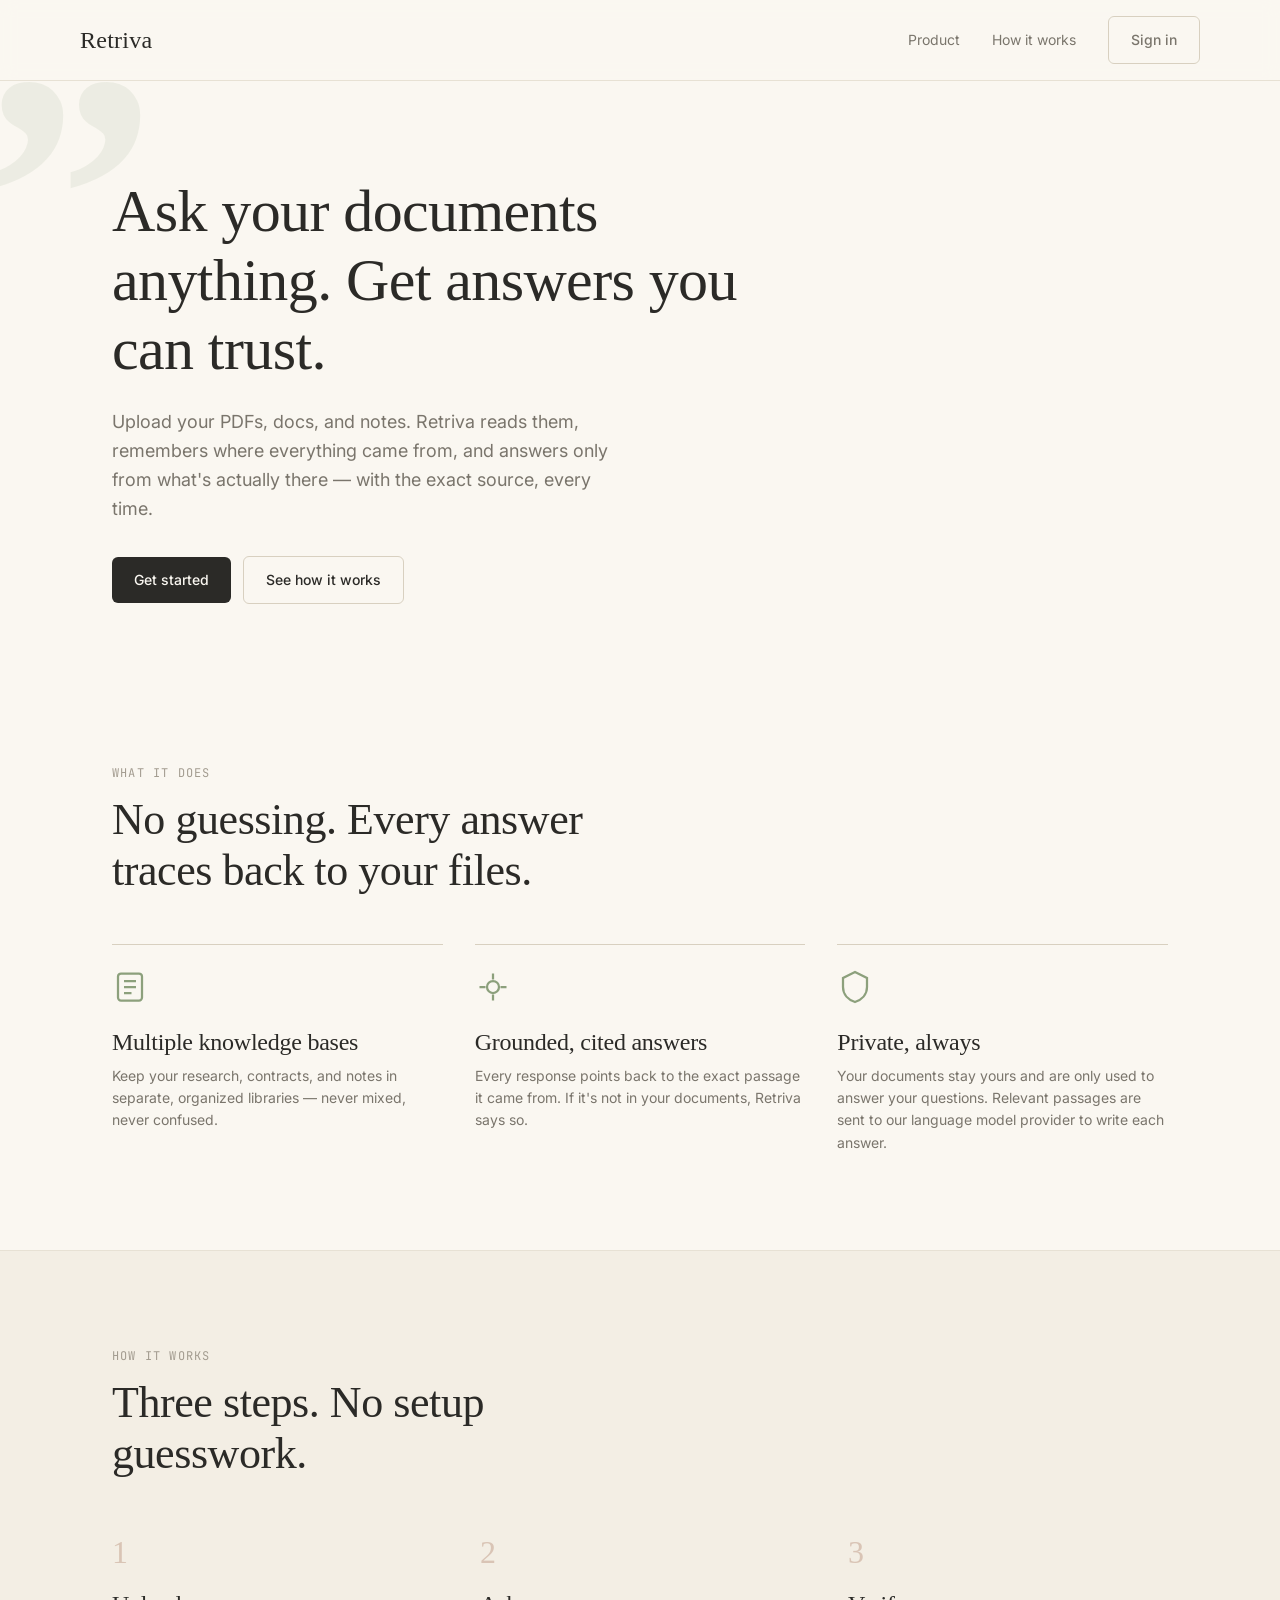
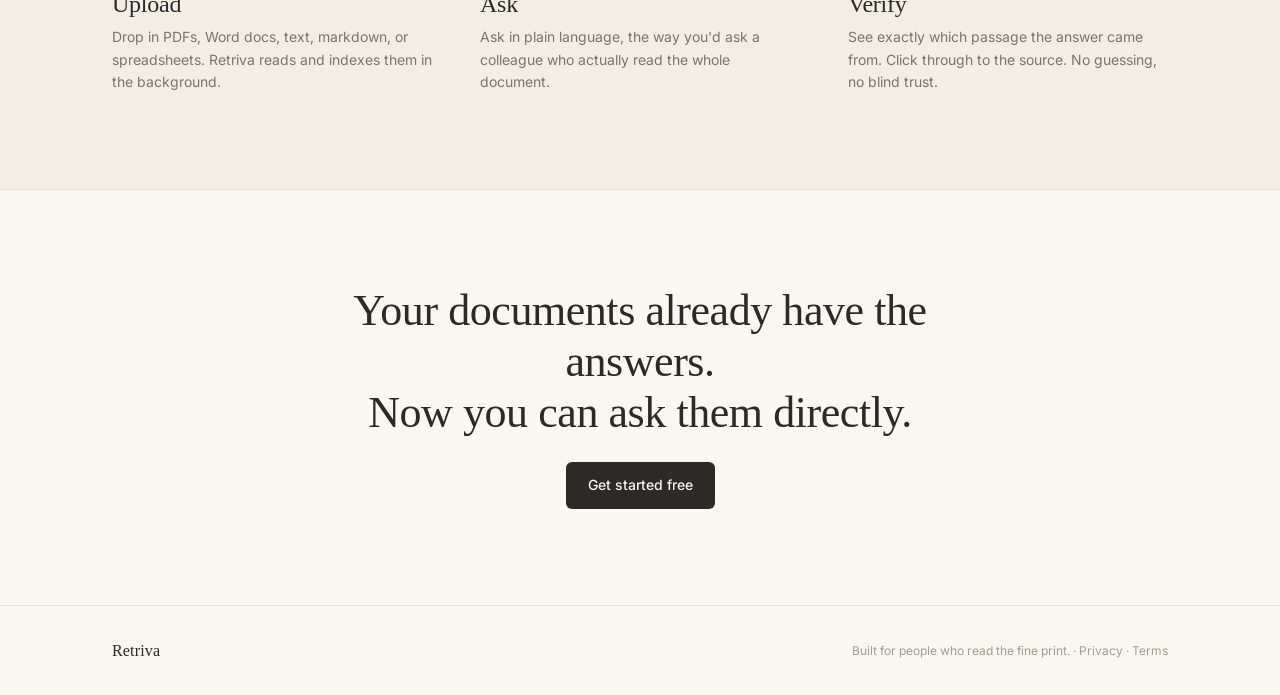
<file: frontend/index.html>
<!DOCTYPE html>
<html lang="en">
<head>
<meta charset="UTF-8" />
<meta name="viewport" content="width=device-width, initial-scale=1.0" />
<title>Retriva — Ask your documents anything</title>
<link rel="stylesheet" href="css/tokens.css" />
<link rel="stylesheet" href="css/landing.css" />
</head>
<body>

<nav class="nav">
  <div class="wrap nav-inner">
    <div class="wordmark">Retriva</div>
    <div class="nav-links">
      <a class="nav-link" href="#features">Product</a>
      <a class="nav-link" href="#how">How it works</a>
      <a class="nav-link btn btn-secondary" href="auth.html">Sign in</a>
    </div>
  </div>
</nav>

<section class="hero">
  <div class="hero-quote">&rdquo;</div>
  <div class="wrap">
    <div class="hero-content">
      <h1>Ask your documents anything. Get answers you can trust.</h1>
      <p class="hero-sub">
        Upload your PDFs, docs, and notes. Retriva reads them, remembers where everything came from,
        and answers only from what's actually there — with the exact source, every time.
      </p>
      <div class="hero-actions">
        <a class="btn btn-primary" href="auth.html">Get started</a>
        <a class="btn btn-secondary" href="#how">See how it works</a>
      </div>
    </div>
  </div>
</section>

<section class="features" id="features">
  <div class="wrap">
    <div class="section-head">
      <div class="eyebrow">What it does</div>
      <h2>No guessing. Every answer traces back to your files.</h2>
    </div>
    <div class="feature-grid">

      <div class="feature-card">
        <svg class="feature-icon" viewBox="0 0 24 24" fill="none" stroke="currentColor" stroke-width="1.5">
          <rect x="4" y="3" width="16" height="18" rx="2"/>
          <path d="M8 8h8M8 12h8M8 16h5"/>
        </svg>
        <h3>Multiple knowledge bases</h3>
        <p>Keep your research, contracts, and notes in separate, organized libraries — never mixed, never confused.</p>
      </div>

      <div class="feature-card">
        <svg class="feature-icon" viewBox="0 0 24 24" fill="none" stroke="currentColor" stroke-width="1.5">
          <path d="M12 3v4M12 17v4M3 12h4M17 12h4"/>
          <circle cx="12" cy="12" r="4"/>
        </svg>
        <h3>Grounded, cited answers</h3>
        <p>Every response points back to the exact passage it came from. If it's not in your documents, Retriva says so.</p>
      </div>

      <div class="feature-card">
        <svg class="feature-icon" viewBox="0 0 24 24" fill="none" stroke="currentColor" stroke-width="1.5">
          <path d="M12 2l8 4v6c0 5-3.5 8.5-8 10-4.5-1.5-8-5-8-10V6l8-4z"/>
        </svg>
        <h3>Private, always</h3>
        <p>Your documents stay yours and are only used to answer your questions. Relevant passages are sent to our language model provider to write each answer.</p>
      </div>

    </div>
  </div>
</section>

<section class="how" id="how">
  <div class="wrap">
    <div class="section-head">
      <div class="eyebrow">How it works</div>
      <h2>Three steps. No setup guesswork.</h2>
    </div>
    <div class="steps">

      <div class="step">
        <div class="step-num">1</div>
        <h3>Upload</h3>
        <p>Drop in PDFs, Word docs, text, markdown, or spreadsheets. Retriva reads and indexes them in the background.</p>
      </div>

      <div class="step">
        <div class="step-num">2</div>
        <h3>Ask</h3>
        <p>Ask in plain language, the way you'd ask a colleague who actually read the whole document.</p>
      </div>

      <div class="step">
        <div class="step-num">3</div>
        <h3>Verify</h3>
        <p>See exactly which passage the answer came from. Click through to the source. No guessing, no blind trust.</p>
      </div>

    </div>
  </div>
</section>

<section class="cta-band">
  <div class="wrap">
    <h2>Your documents already have the answers.<br>Now you can ask them directly.</h2>
    <a class="btn btn-primary" href="auth.html">Get started free</a>
  </div>
</section>

<footer class="footer">
  <div class="wrap footer-tagline" style="display:flex; align-items:center; justify-content:space-between; width:100%;">
    <span class="wordmark" style="font-size: var(--text-base);">Retriva</span>
    <span>Built for people who read the fine print. &middot; <a href="privacy.html">Privacy</a> &middot; <a href="terms.html">Terms</a></span>
  </div>
</footer>

</body>
</html>
</file>
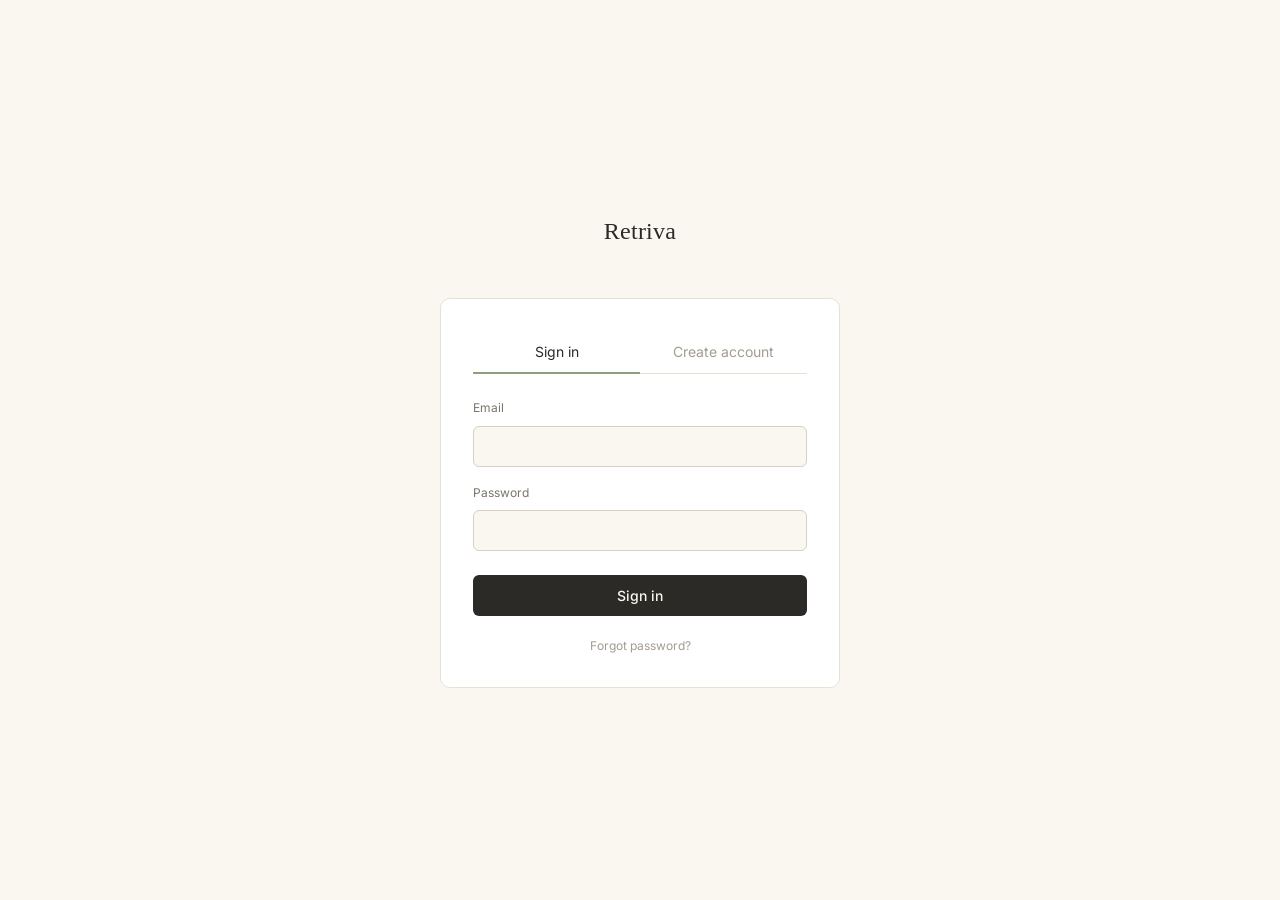
<file: frontend/auth.html>
<!DOCTYPE html>
<html lang="en">
<head>
<meta charset="UTF-8" />
<meta name="viewport" content="width=device-width, initial-scale=1.0" />
<title>Retriva — Sign in</title>
<link rel="stylesheet" href="css/tokens.css" />
<link rel="stylesheet" href="css/auth.css" />
</head>
<body>

<div class="auth-page">
  <div class="auth-box">

    <div class="auth-wordmark">
      <a href="index.html" class="wordmark">Retriva</a>
    </div>

    <div class="auth-card">
      <div class="auth-tabs">
        <button class="auth-tab active" id="tab-login" onclick="switchTab('login')">Sign in</button>
        <button class="auth-tab" id="tab-signup" onclick="switchTab('signup')">Create account</button>
      </div>

      <div class="auth-alert" id="auth-alert"></div>

      <form class="auth-form active" id="form-login">
        <div class="field">
          <label for="login-email">Email</label>
          <input type="email" id="login-email" required autocomplete="email" />
        </div>
        <div class="field">
          <label for="login-password">Password</label>
          <input type="password" id="login-password" required autocomplete="current-password" />
        </div>
        <button type="submit" class="btn btn-primary auth-submit" id="login-submit">Sign in</button>
        <a href="reset.html" class="forgot-link">Forgot password?</a>
      </form>

      <form class="auth-form" id="form-signup">
        <div class="field">
          <label for="signup-name">Full name</label>
          <input type="text" id="signup-name" required autocomplete="name" />
          <span class="field-error" id="signup-name-err">Name must be at least 2 characters.</span>
        </div>
        <div class="field">
          <label for="signup-email">Email</label>
          <input type="email" id="signup-email" required autocomplete="email" />
        </div>
        <div class="field">
          <label for="signup-password">Password</label>
          <input type="password" id="signup-password" required autocomplete="new-password" />
          <span class="field-error" id="signup-password-err">Password must be at least 8 characters.</span>
        </div>
        <p style="font-size: var(--text-xs);">By creating an account you agree to the <a href="terms.html" style="text-decoration: underline;">Terms</a> and <a href="privacy.html" style="text-decoration: underline;">Privacy Policy</a>.</p>
        <button type="submit" class="btn btn-primary auth-submit" id="signup-submit">Create account</button>
      </form>
    </div>

  </div>
</div>

<script src="config.js"></script>
<script src="js/api.js"></script>
<script src="js/auth.js"></script>
</body>
</html>
</file>
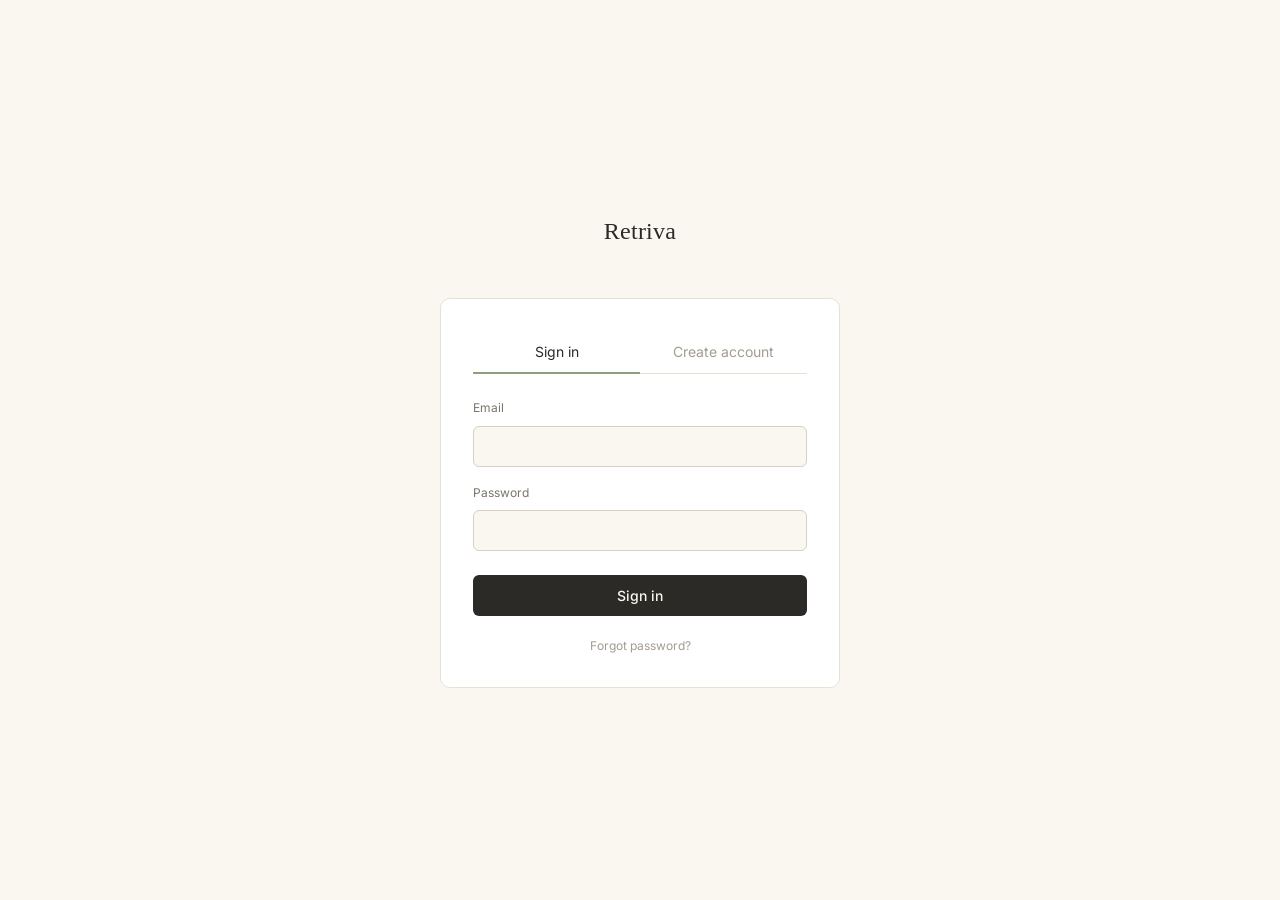
<file: frontend/dashboard.html>
<!DOCTYPE html>
<html lang="en">
<head>
<meta charset="UTF-8" />
<meta name="viewport" content="width=device-width, initial-scale=1.0" />
<title>Retriva - Dashboard</title>
<link rel="stylesheet" href="css/tokens.css" />
<link rel="stylesheet" href="css/dashboard.css" />
</head>
<body>

<div class="corner-account" id="corner-account">
  <button class="corner-account-btn" id="account-btn">
    <span id="account-avatar">?</span>
  </button>
  <div class="corner-account-menu" id="account-menu">
    <div class="corner-account-info">
      <div class="corner-account-name" id="account-name">-</div>
      <div class="corner-account-email" id="account-email">-</div>
    </div>
    <a class="account-menu-item" href="feedback.html">Review downvoted answers</a>
    <button class="account-menu-item" id="export-data-btn">Export my data</button>
    <button class="account-menu-item" id="change-pw-btn">Change password</button>
    <button class="account-menu-item danger" id="delete-account-btn">Delete account</button>
    <button class="account-menu-item danger" id="sign-out-btn">Sign out</button>
  </div>
</div>

<div class="app">

  <aside class="sidebar">
    <div class="sidebar-header">
      <a href="index.html" class="wordmark">Retriva</a>
      <button class="btn btn-secondary sidebar-new-kb" id="new-kb-btn">+ New knowledge base</button>
    </div>

    <div class="sidebar-search"><input type="text" id="chat-search-input" placeholder="Search chats..." /></div>

    <div class="sidebar-section-label">Knowledge bases</div>
    <div class="kb-list" id="kb-list">
      <div class="empty-kb-note">Loading...</div>
    </div>
  </aside>

  <main class="main" id="main">
    <div class="main-empty">
      <h2>Upload a document, or pick a knowledge base</h2>
      <p>Drop your files below to get started. You do not have to name anything first: a knowledge base is created for you, and you can rename it later. Or choose an existing one to add the files to.</p>
      <select id="quick-target" class="quick-target"></select>
      <div class="quick-upload" id="quick-upload">
        <input type="file" id="quick-file-input" multiple accept=".pdf,.docx,.txt,.md,.csv,.pptx,.xlsx,.html,.htm" />
        <div class="quick-title">Drop files or click to upload</div>
        <div class="quick-sub">PDF, DOCX, PPTX, XLSX, HTML, TXT, MD, CSV - max 25MB each</div>
      </div>
    </div>
  </main>

</div>

<div class="modal-overlay" id="new-kb-modal">
  <div class="modal">
    <h3>New knowledge base</h3>
    <div class="field">
      <label for="kb-name-input">Name (optional)</label>
      <input type="text" id="kb-name-input" placeholder="Untitled knowledge base - you can rename it later" />
    </div>
    <div class="field">
      <label for="kb-desc-input">Description (optional)</label>
      <input type="text" id="kb-desc-input" />
    </div>
    <div class="modal-actions">
      <button class="btn btn-secondary" id="kb-modal-cancel">Cancel</button>
      <button class="btn btn-primary" id="kb-modal-create">Create</button>
    </div>
  </div>
</div>

<script src="config.js"></script>
<script src="js/dialogs.js"></script>
<script src="js/api.js"></script>
<script src="js/dashboard.js"></script>
</body>
</html>
</file>
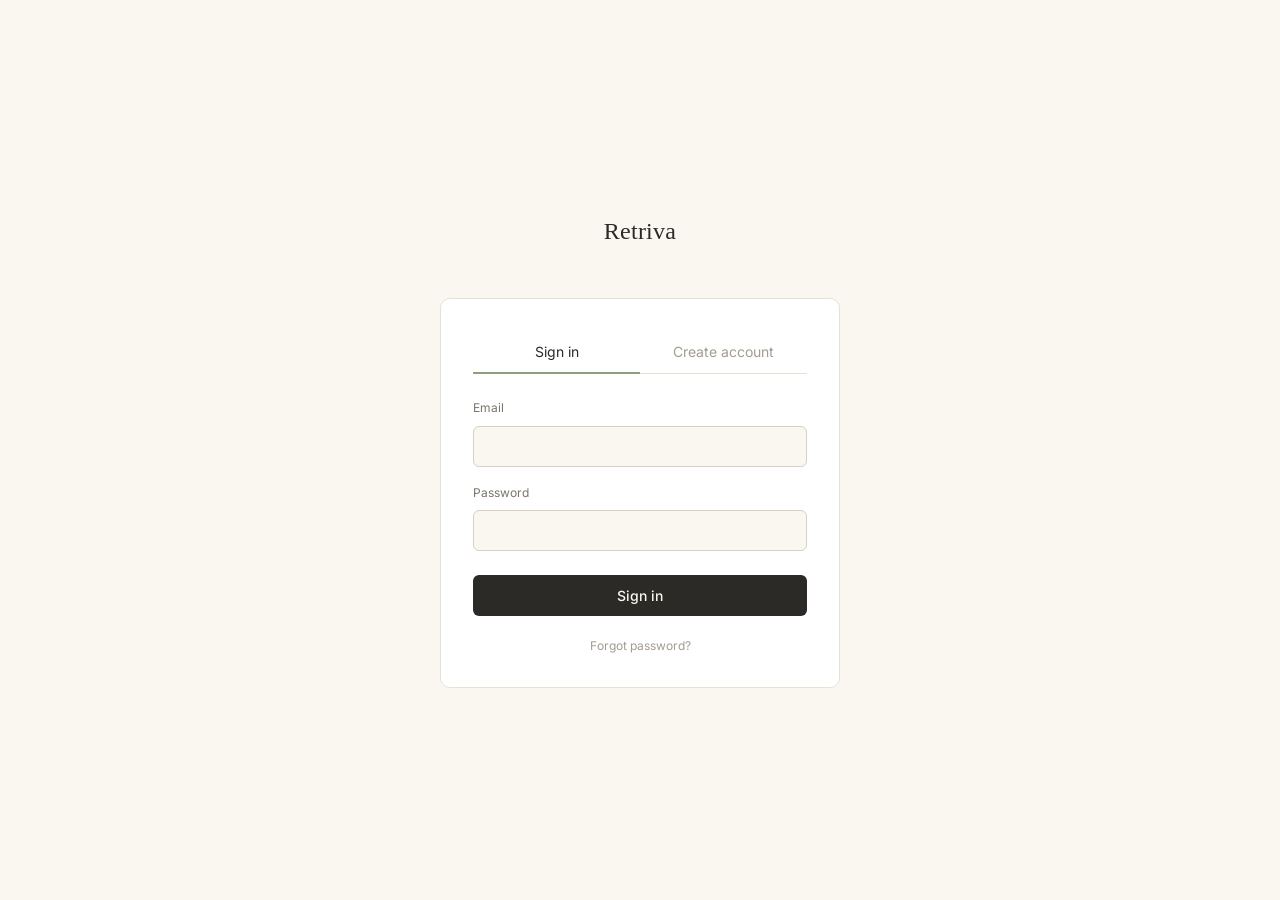
<file: frontend/feedback.html>
<!DOCTYPE html>
<html lang="en">
<head>
<meta charset="UTF-8" />
<meta name="viewport" content="width=device-width, initial-scale=1.0" />
<title>Retriva - Downvoted answers</title>
<link rel="stylesheet" href="css/tokens.css" />
<style>
  .fb-wrap { max-width: 760px; margin: 0 auto; padding: var(--space-7) var(--space-5); }
  .fb-wrap h2 { font-size: var(--text-2xl); margin: var(--space-3) 0 var(--space-2); }
  .fb-back { font-size: var(--text-sm); color: var(--ink-3); }
  .fb-card { background: var(--surface); border: 1px solid var(--line); border-radius: var(--radius-lg); padding: var(--space-5); margin-top: var(--space-4); }
  .fb-label { font-family: var(--font-mono); font-size: var(--text-xs); letter-spacing: 0.08em; text-transform: uppercase; color: var(--ink-3); margin-top: var(--space-3); }
  .fb-text { font-size: var(--text-sm); color: var(--ink); white-space: pre-wrap; margin-top: var(--space-1); }
  .fb-chunk { font-size: var(--text-xs); color: var(--ink-2); white-space: pre-wrap; margin-top: var(--space-2); }
  .fb-card summary { font-family: var(--font-mono); font-size: var(--text-xs); color: var(--ink-2); cursor: pointer; margin-top: var(--space-3); }
  .fb-open { display: inline-block; margin-top: var(--space-3); font-size: var(--text-sm); color: var(--sage-deep); }
</style>
</head>
<body>
<div class="fb-wrap">
  <a class="fb-back" href="dashboard.html">&larr; Back</a>
  <h2>Downvoted answers</h2>
  <p>Your latest thumbs-down answers, with the passages the answer was built from. If the right passage is missing, retrieval was the problem. If it is there, the prompt or model was.</p>
  <div id="list"></div>
</div>
<script src="config.js"></script>
<script src="js/api.js"></script>
<script src="js/feedback.js"></script>
</body>
</html>
</file>
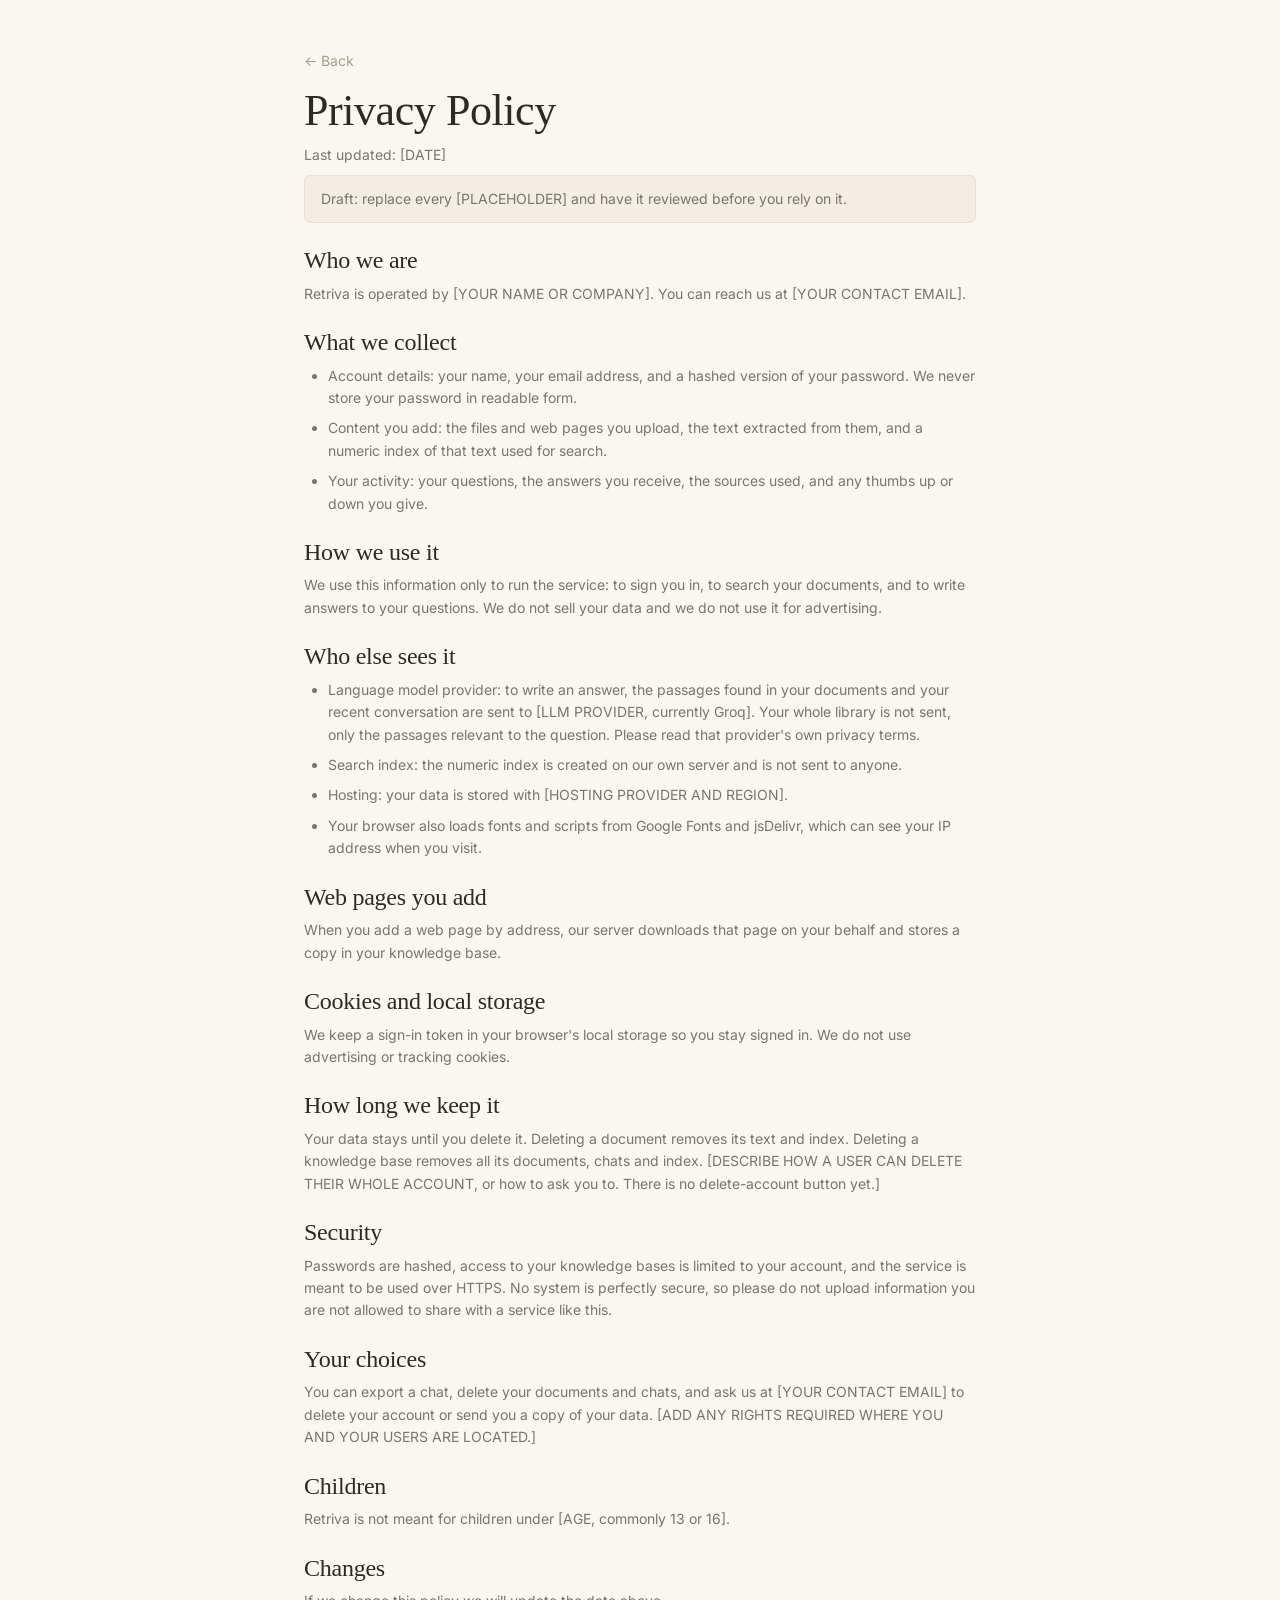
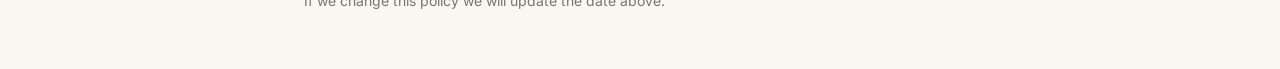
<file: frontend/privacy.html>
<!DOCTYPE html>
<html lang="en">
<head>
<meta charset="UTF-8" />
<meta name="viewport" content="width=device-width, initial-scale=1.0" />
<title>Retriva - Privacy Policy</title>
<link rel="stylesheet" href="css/tokens.css" />
<style>
  .doc { max-width: 720px; margin: 0 auto; padding: var(--space-7) var(--space-5); }
  .doc h1 { font-size: var(--text-3xl); margin: var(--space-3) 0 var(--space-2); }
  .doc h3 { margin: var(--space-5) 0 var(--space-2); }
  .doc p, .doc li { font-size: var(--text-sm); color: var(--ink-2); margin-bottom: var(--space-2); }
  .doc ul { margin-left: var(--space-5); }
  .doc .back { font-size: var(--text-sm); color: var(--ink-3); }
  .doc .note { background: var(--surface-2); border: 1px solid var(--line); border-radius: var(--radius-md); padding: var(--space-3) var(--space-4); }
</style>
</head>
<body>
<div class="doc">
  <a class="back" href="index.html">&larr; Back</a>
  <h1>Privacy Policy</h1>
  <p>Last updated: [DATE]</p>
  <p class="note">Draft: replace every [PLACEHOLDER] and have it reviewed before you rely on it.</p>

  <h3>Who we are</h3>
  <p>Retriva is operated by [YOUR NAME OR COMPANY]. You can reach us at [YOUR CONTACT EMAIL].</p>

  <h3>What we collect</h3>
  <ul>
    <li>Account details: your name, your email address, and a hashed version of your password. We never store your password in readable form.</li>
    <li>Content you add: the files and web pages you upload, the text extracted from them, and a numeric index of that text used for search.</li>
    <li>Your activity: your questions, the answers you receive, the sources used, and any thumbs up or down you give.</li>
  </ul>

  <h3>How we use it</h3>
  <p>We use this information only to run the service: to sign you in, to search your documents, and to write answers to your questions. We do not sell your data and we do not use it for advertising.</p>

  <h3>Who else sees it</h3>
  <ul>
    <li>Language model provider: to write an answer, the passages found in your documents and your recent conversation are sent to [LLM PROVIDER, currently Groq]. Your whole library is not sent, only the passages relevant to the question. Please read that provider's own privacy terms.</li>
    <li>Search index: the numeric index is created on our own server and is not sent to anyone.</li>
    <li>Hosting: your data is stored with [HOSTING PROVIDER AND REGION].</li>
    <li>Your browser also loads fonts and scripts from Google Fonts and jsDelivr, which can see your IP address when you visit.</li>
  </ul>

  <h3>Web pages you add</h3>
  <p>When you add a web page by address, our server downloads that page on your behalf and stores a copy in your knowledge base.</p>

  <h3>Cookies and local storage</h3>
  <p>We keep a sign-in token in your browser's local storage so you stay signed in. We do not use advertising or tracking cookies.</p>

  <h3>How long we keep it</h3>
  <p>Your data stays until you delete it. Deleting a document removes its text and index. Deleting a knowledge base removes all its documents, chats and index. [DESCRIBE HOW A USER CAN DELETE THEIR WHOLE ACCOUNT, or how to ask you to. There is no delete-account button yet.]</p>

  <h3>Security</h3>
  <p>Passwords are hashed, access to your knowledge bases is limited to your account, and the service is meant to be used over HTTPS. No system is perfectly secure, so please do not upload information you are not allowed to share with a service like this.</p>

  <h3>Your choices</h3>
  <p>You can export a chat, delete your documents and chats, and ask us at [YOUR CONTACT EMAIL] to delete your account or send you a copy of your data. [ADD ANY RIGHTS REQUIRED WHERE YOU AND YOUR USERS ARE LOCATED.]</p>

  <h3>Children</h3>
  <p>Retriva is not meant for children under [AGE, commonly 13 or 16].</p>

  <h3>Changes</h3>
  <p>If we change this policy we will update the date above.</p>
</div>
</body>
</html>
</file>
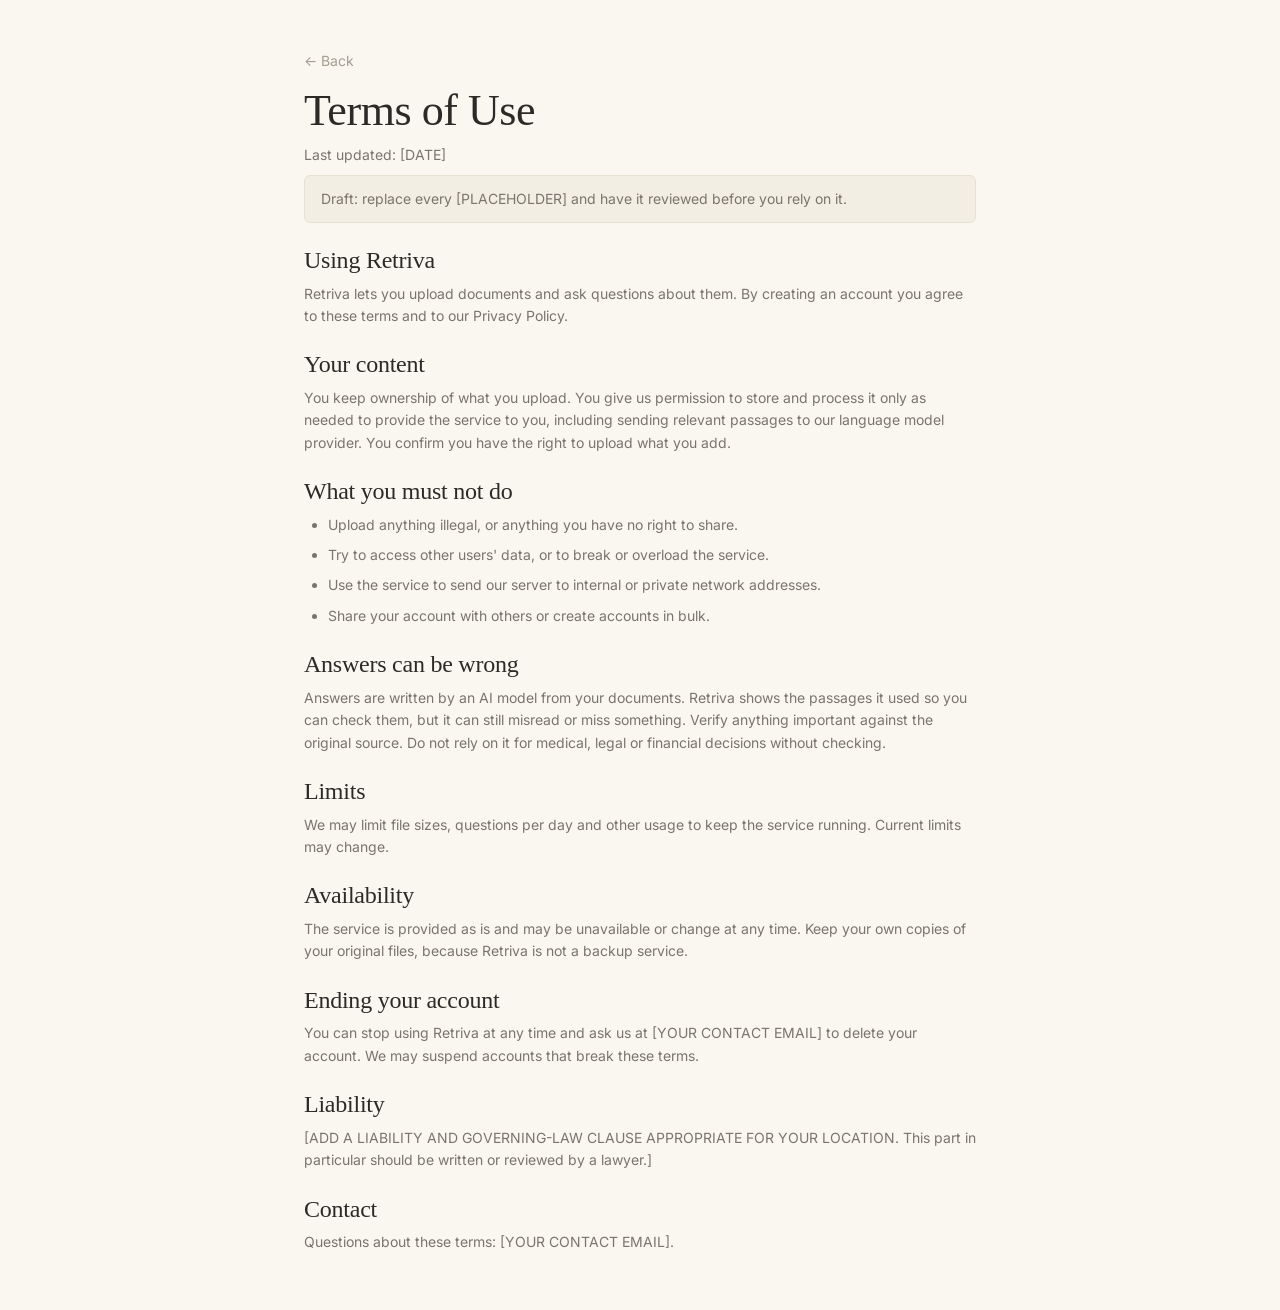
<file: frontend/terms.html>
<!DOCTYPE html>
<html lang="en">
<head>
<meta charset="UTF-8" />
<meta name="viewport" content="width=device-width, initial-scale=1.0" />
<title>Retriva - Terms of Use</title>
<link rel="stylesheet" href="css/tokens.css" />
<style>
  .doc { max-width: 720px; margin: 0 auto; padding: var(--space-7) var(--space-5); }
  .doc h1 { font-size: var(--text-3xl); margin: var(--space-3) 0 var(--space-2); }
  .doc h3 { margin: var(--space-5) 0 var(--space-2); }
  .doc p, .doc li { font-size: var(--text-sm); color: var(--ink-2); margin-bottom: var(--space-2); }
  .doc ul { margin-left: var(--space-5); }
  .doc .back { font-size: var(--text-sm); color: var(--ink-3); }
  .doc .note { background: var(--surface-2); border: 1px solid var(--line); border-radius: var(--radius-md); padding: var(--space-3) var(--space-4); }
</style>
</head>
<body>
<div class="doc">
  <a class="back" href="index.html">&larr; Back</a>
  <h1>Terms of Use</h1>
  <p>Last updated: [DATE]</p>
  <p class="note">Draft: replace every [PLACEHOLDER] and have it reviewed before you rely on it.</p>

  <h3>Using Retriva</h3>
  <p>Retriva lets you upload documents and ask questions about them. By creating an account you agree to these terms and to our Privacy Policy.</p>

  <h3>Your content</h3>
  <p>You keep ownership of what you upload. You give us permission to store and process it only as needed to provide the service to you, including sending relevant passages to our language model provider. You confirm you have the right to upload what you add.</p>

  <h3>What you must not do</h3>
  <ul>
    <li>Upload anything illegal, or anything you have no right to share.</li>
    <li>Try to access other users' data, or to break or overload the service.</li>
    <li>Use the service to send our server to internal or private network addresses.</li>
    <li>Share your account with others or create accounts in bulk.</li>
  </ul>

  <h3>Answers can be wrong</h3>
  <p>Answers are written by an AI model from your documents. Retriva shows the passages it used so you can check them, but it can still misread or miss something. Verify anything important against the original source. Do not rely on it for medical, legal or financial decisions without checking.</p>

  <h3>Limits</h3>
  <p>We may limit file sizes, questions per day and other usage to keep the service running. Current limits may change.</p>

  <h3>Availability</h3>
  <p>The service is provided as is and may be unavailable or change at any time. Keep your own copies of your original files, because Retriva is not a backup service.</p>

  <h3>Ending your account</h3>
  <p>You can stop using Retriva at any time and ask us at [YOUR CONTACT EMAIL] to delete your account. We may suspend accounts that break these terms.</p>

  <h3>Liability</h3>
  <p>[ADD A LIABILITY AND GOVERNING-LAW CLAUSE APPROPRIATE FOR YOUR LOCATION. This part in particular should be written or reviewed by a lawyer.]</p>

  <h3>Contact</h3>
  <p>Questions about these terms: [YOUR CONTACT EMAIL].</p>
</div>
</body>
</html>
</file>
<file: frontend/css/tokens.css>
﻿/* ══════════════════════════════════════════════════════════════
   RETRIVA DESIGN TOKENS
   Warm parchment, two pastels, plain Georgia — no italic, anywhere.
══════════════════════════════════════════════════════════════ */

@import url('https://fonts.googleapis.com/css2?family=Inter:wght@400;500;600&family=JetBrains+Mono:wght@400;500&display=swap');

:root {
  --bg:        #FAF7F1;
  --surface:   #FFFFFF;
  --surface-2: #F3EEE4;
  --ink:       #2B2A27;
  --ink-2:     #7A756C;
  --ink-3:     #A39C90;
  --sage:      #A9B99C;
  --sage-deep: #8CA07C;
  --blush:     #D9C4B5;
  --periwinkle: #B7C4D9;
  --line:      #E7E1D4;
  --line-2:    #D8D0C0;
  --danger:    #B0554A;
  --success:   #7C9473;

  --font-display: Georgia, 'Times New Roman', serif;
  --font-body:    'Inter', -apple-system, BlinkMacSystemFont, sans-serif;
  --font-mono:    'JetBrains Mono', 'SF Mono', monospace;

  --text-xs:   0.75rem;
  --text-sm:   0.875rem;
  --text-base: 1rem;
  --text-lg:   1.125rem;
  --text-xl:   1.5rem;
  --text-2xl:  2rem;
  --text-3xl:  2.75rem;
  --text-4xl:  3.75rem;

  --space-1: 4px;
  --space-2: 8px;
  --space-3: 12px;
  --space-4: 16px;
  --space-5: 24px;
  --space-6: 32px;
  --space-7: 48px;
  --space-8: 64px;
  --space-9: 96px;

  --radius-sm: 3px;
  --radius-md: 6px;
  --radius-lg: 10px;

  --ease: cubic-bezier(0.4, 0, 0.2, 1);
}

*, *::before, *::after { box-sizing: border-box; margin: 0; padding: 0; }

html { -webkit-font-smoothing: antialiased; scroll-behavior: smooth; }

body {
  background: var(--bg);
  color: var(--ink);
  font-family: var(--font-body);
  font-size: var(--text-base);
  line-height: 1.6;
}

* { font-style: normal !important; }

h1, h2, h3 {
  font-family: var(--font-display);
  font-weight: 400;
  letter-spacing: -0.01em;
  line-height: 1.15;
  color: var(--ink);
}

h1 { font-size: var(--text-4xl); }
h2 { font-size: var(--text-3xl); }
h3 { font-size: var(--text-xl); }

p { color: var(--ink-2); }

a { color: inherit; text-decoration: none; }

button {
  font-family: var(--font-body);
  cursor: pointer;
  border: none;
  background: none;
}

input, textarea, select {
  font-family: var(--font-body);
  font-size: var(--text-sm);
}

code, .mono { font-family: var(--font-mono); }

::selection { background: var(--sage); color: var(--ink); }

:focus-visible {
  outline: 2px solid var(--sage-deep);
  outline-offset: 2px;
}

@media (prefers-reduced-motion: reduce) {
  *, *::before, *::after {
    animation-duration: 0.01ms !important;
    animation-iteration-count: 1 !important;
    transition-duration: 0.01ms !important;
    scroll-behavior: auto !important;
  }
}

.wordmark {
  font-family: var(--font-display);
  font-weight: 400;
  letter-spacing: 0.01em;
  font-size: var(--text-xl);
  color: var(--ink);
}

.btn {
  display: inline-flex;
  align-items: center;
  justify-content: center;
  gap: var(--space-2);
  padding: 12px 22px;
  border-radius: var(--radius-md);
  font-size: var(--text-sm);
  font-weight: 500;
  transition: all 0.15s var(--ease);
}

.btn-primary {
  background: var(--ink);
  color: var(--bg);
}
.btn-primary:hover { background: #454339; }

.btn-secondary {
  background: transparent;
  color: var(--ink);
  border: 1px solid var(--line-2);
}
.btn-secondary:hover { border-color: var(--ink); }

.btn-sage {
  background: var(--sage);
  color: #2B3226;
}
.btn-sage:hover { background: var(--sage-deep); }

.eyebrow {
  font-family: var(--font-mono);
  font-size: var(--text-xs);
  letter-spacing: 0.1em;
  text-transform: uppercase;
  color: var(--ink-3);
}

.divider {
  height: 1px;
  background: var(--line);
  border: none;
}


#toast-box { position: fixed; bottom: var(--space-5); left: 50%; transform: translateX(-50%); z-index: 200; display: flex; flex-direction: column; gap: var(--space-2); align-items: center; width: calc(100% - 32px); max-width: 420px; pointer-events: none; }
.toast { pointer-events: auto; cursor: pointer; background: var(--ink); color: var(--bg); font-size: var(--text-sm); padding: 10px 16px; border-radius: var(--radius-md); box-shadow: 0 8px 24px rgba(43,42,39,0.2); white-space: pre-wrap; }

.ui-overlay { position: fixed; inset: 0; background: rgba(43,42,39,0.35); display: flex; align-items: center; justify-content: center; z-index: 300; padding: var(--space-4); }
.ui-dialog { background: var(--surface); border-radius: var(--radius-lg); padding: var(--space-5); width: 100%; max-width: 440px; box-shadow: 0 16px 48px rgba(43,42,39,0.2); }
.ui-msg { font-size: var(--text-sm); color: var(--ink); white-space: pre-wrap; word-break: break-word; line-height: 1.6; }
.ui-input { width: 100%; margin-top: var(--space-3); padding: 10px 12px; border: 1px solid var(--line-2); border-radius: var(--radius-md); background: var(--bg); color: var(--ink); outline: none; }
.ui-input:focus { border-color: var(--sage-deep); }
.ui-actions { display: flex; justify-content: flex-end; gap: var(--space-3); margin-top: var(--space-5); }

.ui-step { font-family: var(--font-mono); font-size: var(--text-xs); color: var(--ink-3); margin-bottom: var(--space-2); }
.ui-title { font-family: var(--font-display); font-size: var(--text-xl); color: var(--ink); margin-bottom: var(--space-2); }
.ui-skip { margin-right: auto; color: var(--ink-3); font-size: var(--text-sm); padding-left: 0; }
.ui-skip:hover { color: var(--ink); }

.ui-step { font-family: var(--font-mono); font-size: var(--text-xs); color: var(--ink-3); margin-bottom: var(--space-2); }
.ui-title { font-family: var(--font-display); font-size: var(--text-xl); color: var(--ink); margin-bottom: var(--space-2); }
.ui-skip { margin-right: auto; color: var(--ink-3); font-size: var(--text-sm); padding-left: 0; }
.ui-skip:hover { color: var(--ink); }
</file>
<file: frontend/css/landing.css>
﻿/* ══════════════════════════════════════════════════════════════
   LANDING PAGE
══════════════════════════════════════════════════════════════ */

.wrap {
  max-width: 1120px;
  margin: 0 auto;
  padding: 0 var(--space-6);
}

/* ── Nav ─────────────────────────────────────────────────────── */
.nav {
  position: sticky;
  top: 0;
  z-index: 50;
  background: rgba(250, 247, 241, 0.88);
  backdrop-filter: blur(8px);
  border-bottom: 1px solid var(--line);
}

.nav-inner {
  display: flex;
  align-items: center;
  justify-content: space-between;
  padding: var(--space-4) 0;
}

.wordmark {
  font-family: var(--font-display);
  font-style: normal;
  font-weight: 400;
  letter-spacing: 0.01em;
  font-size: var(--text-xl);
  color: var(--ink);
}

.nav-links {
  display: flex;
  align-items: center;
  gap: var(--space-6);
}

.nav-link {
  font-size: var(--text-sm);
  color: var(--ink-2);
  transition: color 0.15s var(--ease);
}
.nav-link:hover { color: var(--ink); }

/* ── Hero ────────────────────────────────────────────────────── */
.hero {
  position: relative;
  padding: var(--space-9) 0 var(--space-8);
  overflow: hidden;
}

.hero-quote {
  position: absolute;
  top: -60px;
  left: -20px;
  font-family: var(--font-display);
  font-size: 22rem;
  font-weight: 700;
  color: var(--sage);
  opacity: 0.16;
  line-height: 1;
  pointer-events: none;
  user-select: none;
}

.hero-content {
  position: relative;
  max-width: 680px;
}

.hero-eyebrow {
  margin-bottom: var(--space-4);
}

.hero h1 {
  font-size: var(--text-4xl);
  margin-bottom: var(--space-5);
}

.hero h1 em {
  font-style: italic;
  color: var(--sage-deep);
}

.hero-sub {
  font-size: var(--text-lg);
  max-width: 520px;
  margin-bottom: var(--space-6);
}

.hero-actions {
  display: flex;
  gap: var(--space-3);
  align-items: center;
}

/* ── Trust strip ─────────────────────────────────────────────── */
.trust-strip {
  padding: var(--space-5) 0;
  border-top: 1px solid var(--line);
  border-bottom: 1px solid var(--line);
  display: flex;
  gap: var(--space-7);
  flex-wrap: wrap;
}

.trust-item {
  font-family: var(--font-mono);
  font-size: var(--text-xs);
  color: var(--ink-3);
  letter-spacing: 0.03em;
}

.trust-item strong {
  color: var(--ink);
  font-weight: 500;
}

/* ── Features ────────────────────────────────────────────────── */
.features {
  padding: var(--space-9) 0;
}

.section-head {
  max-width: 560px;
  margin-bottom: var(--space-7);
}

.section-head .eyebrow { margin-bottom: var(--space-3); }

.feature-grid {
  display: grid;
  grid-template-columns: repeat(3, 1fr);
  gap: var(--space-6);
}

.feature-card {
  padding-top: var(--space-5);
  border-top: 1px solid var(--line-2);
}

.feature-icon {
  width: 36px;
  height: 36px;
  margin-bottom: var(--space-4);
  color: var(--sage-deep);
}

.feature-card h3 { margin-bottom: var(--space-2); }
.feature-card p { font-size: var(--text-sm); }

/* ── How it works ────────────────────────────────────────────── */
.how {
  padding: var(--space-9) 0;
  background: var(--surface-2);
  border-top: 1px solid var(--line);
  border-bottom: 1px solid var(--line);
}

.steps {
  display: grid;
  grid-template-columns: repeat(3, 1fr);
  gap: var(--space-7);
}

.step-num {
  font-family: var(--font-display);
  font-style: italic;
  font-size: var(--text-2xl);
  color: var(--blush);
  margin-bottom: var(--space-3);
}

.step h3 { margin-bottom: var(--space-2); }
.step p { font-size: var(--text-sm); }

/* ── CTA band ────────────────────────────────────────────────── */
.cta-band {
  padding: var(--space-9) 0;
  text-align: center;
}

.cta-band h2 {
  max-width: 600px;
  margin: 0 auto var(--space-5);
}

/* ── Footer ──────────────────────────────────────────────────── */
.footer {
  padding: var(--space-6) 0;
  border-top: 1px solid var(--line);
  display: flex;
  align-items: center;
  justify-content: space-between;
}

.footer-tagline {
  font-size: var(--text-xs);
  color: var(--ink-3);
}

/* ── Responsive ──────────────────────────────────────────────── */
@media (max-width: 860px) {
  .hero h1 { font-size: var(--text-3xl); }
  .hero-quote { font-size: 14rem; top: -30px; }
  .feature-grid, .steps { grid-template-columns: 1fr; }
  .nav-links .nav-link:not(.btn) { display: none; }
}
</file>
<file: frontend/css/auth.css>
﻿/* ══════════════════════════════════════════════════════════════
   AUTH PAGE
══════════════════════════════════════════════════════════════ */

.auth-page {
  min-height: 100vh;
  display: flex;
  align-items: center;
  justify-content: center;
  padding: var(--space-6);
}

.auth-box {
  width: 100%;
  max-width: 400px;
}

.auth-wordmark {
  text-align: center;
  margin-bottom: var(--space-7);
}

.auth-wordmark .wordmark {
  font-size: var(--text-xl);
}

.auth-card {
  background: var(--surface);
  border: 1px solid var(--line);
  border-radius: var(--radius-lg);
  padding: var(--space-6);
}

.auth-tabs {
  display: flex;
  border-bottom: 1px solid var(--line);
  margin-bottom: var(--space-5);
}

.auth-tab {
  flex: 1;
  padding: var(--space-3) 0;
  text-align: center;
  font-size: var(--text-sm);
  color: var(--ink-3);
  border-bottom: 2px solid transparent;
  margin-bottom: -1px;
  transition: all 0.15s var(--ease);
}

.auth-tab.active {
  color: var(--ink);
  border-bottom-color: var(--sage-deep);
}

.auth-form { display: none; flex-direction: column; gap: var(--space-4); }
.auth-form.active { display: flex; }

.field { display: flex; flex-direction: column; gap: var(--space-2); }

.field label {
  font-size: var(--text-xs);
  color: var(--ink-2);
}

.field input {
  padding: 11px 13px;
  border: 1px solid var(--line-2);
  border-radius: var(--radius-md);
  background: var(--bg);
  color: var(--ink);
  outline: none;
  transition: border-color 0.15s var(--ease);
}

.field input:focus { border-color: var(--sage-deep); }

.field-error {
  font-size: var(--text-xs);
  color: var(--danger);
  display: none;
}
.field-error.visible { display: block; }

.auth-alert {
  padding: 10px 13px;
  background: #FBF0EE;
  border: 1px solid #E8C9C4;
  border-radius: var(--radius-md);
  font-size: var(--text-sm);
  color: var(--danger);
  display: none;
}
.auth-alert.visible { display: block; }

.auth-submit {
  margin-top: var(--space-2);
}

.auth-submit[disabled] {
  opacity: 0.6;
  cursor: not-allowed;
}


.auth-alert.ok { background: #EEF4EA; border-color: #C9D9C0; color: #4F6B44; }
.forgot-link { display: block; text-align: center; font-size: var(--text-xs); color: var(--ink-3); margin-top: var(--space-1); }
.forgot-link:hover { color: var(--ink); }
.back-link { text-align: center; font-size: var(--text-xs); color: var(--ink-3); margin-top: var(--space-5); }
.back-link a:hover { color: var(--ink); }

.auth-alert.ok { background: #EEF4EA; border-color: #C9D9C0; color: #4F6B44; }
.forgot-link { display: block; text-align: center; font-size: var(--text-xs); color: var(--ink-3); margin-top: var(--space-1); }
.forgot-link:hover { color: var(--ink); }
.back-link { text-align: center; font-size: var(--text-xs); color: var(--ink-3); margin-top: var(--space-5); }
.back-link a:hover { color: var(--ink); }
</file>
<file: frontend/css/dashboard.css>
﻿/* ══════════════════════════════════════════════════════════════
   DASHBOARD SHELL
══════════════════════════════════════════════════════════════ */

.app {
  display: flex;
  height: 100vh;
  overflow: hidden;
}

/* ── Sidebar ─────────────────────────────────────────────────── */
.sidebar {
  width: 260px;
  flex-shrink: 0;
  background: var(--surface-2);
  border-right: 1px solid var(--line);
  display: flex;
  flex-direction: column;
}

.sidebar-header {
  padding: var(--space-5) var(--space-5) var(--space-4);
  border-bottom: 1px solid var(--line);
}

.sidebar-new-kb {
  width: 100%;
  justify-content: flex-start;
  margin-top: var(--space-4);
}

.sidebar-section-label {
  padding: var(--space-4) var(--space-5) var(--space-2);
  font-family: var(--font-mono);
  font-size: var(--text-xs);
  letter-spacing: 0.08em;
  text-transform: uppercase;
  color: var(--ink-3);
}

.kb-list {
  flex: 1;
  overflow-y: auto;
  padding: 0 var(--space-3);
}

.kb-item {
  display: flex;
  align-items: center;
  gap: var(--space-3);
  padding: var(--space-3);
  border-radius: var(--radius-md);
  cursor: pointer;
  transition: background 0.15s var(--ease);
  margin-bottom: 2px;
}

.kb-item:hover { background: var(--surface); }

.kb-item.active {
  background: var(--surface);
  box-shadow: inset 2px 0 0 var(--sage-deep);
}

.kb-icon {
  width: 30px;
  height: 30px;
  border-radius: var(--radius-sm);
  background: var(--sage);
  color: #2B3226;
  display: flex;
  align-items: center;
  justify-content: center;
  font-size: var(--text-xs);
  font-weight: 600;
  flex-shrink: 0;
}

.kb-item-text { min-width: 0; flex: 1; }

.kb-item-name {
  font-size: var(--text-sm);
  color: var(--ink);
  white-space: nowrap;
  overflow: hidden;
  text-overflow: ellipsis;
}

.kb-item-meta {
  font-size: var(--text-xs);
  color: var(--ink-3);
}

.empty-kb-note {
  padding: var(--space-4);
  font-size: var(--text-sm);
  color: var(--ink-3);
  text-align: center;
}

/* ── Account footer ──────────────────────────────────────────── */
.sidebar-footer {
  padding: var(--space-4);
  border-top: 1px solid var(--line);
  position: relative;
}

.account-btn {
  width: 100%;
  display: flex;
  align-items: center;
  gap: var(--space-3);
  padding: var(--space-2);
  border-radius: var(--radius-md);
  transition: background 0.15s var(--ease);
}

.account-btn:hover { background: var(--surface); }

.account-avatar {
  width: 32px;
  height: 32px;
  border-radius: 50%;
  background: var(--ink);
  color: var(--bg);
  display: flex;
  align-items: center;
  justify-content: center;
  font-size: var(--text-xs);
  font-weight: 600;
  flex-shrink: 0;
}

.account-info { flex: 1; text-align: left; min-width: 0; }

.account-name {
  font-size: var(--text-sm);
  color: var(--ink);
  white-space: nowrap;
  overflow: hidden;
  text-overflow: ellipsis;
}

.account-email {
  font-size: var(--text-xs);
  color: var(--ink-3);
  white-space: nowrap;
  overflow: hidden;
  text-overflow: ellipsis;
}

.account-menu {
  position: absolute;
  bottom: calc(100% + 6px);
  left: var(--space-4);
  right: var(--space-4);
  background: var(--surface);
  border: 1px solid var(--line);
  border-radius: var(--radius-md);
  box-shadow: 0 8px 24px rgba(43, 42, 39, 0.08);
  overflow: hidden;
  display: none;
  z-index: 30;
}

.account-menu.open { display: block; }

.account-menu-item {
  display: block;
  width: 100%;
  text-align: left;
  padding: var(--space-3) var(--space-4);
  font-size: var(--text-sm);
  color: var(--ink);
  transition: background 0.15s var(--ease);
}

.account-menu-item:hover { background: var(--surface-2); }

.account-menu-item.danger { color: var(--danger); }

/* ── Main content ────────────────────────────────────────────── */
.main {
  flex: 1;
  display: flex;
  flex-direction: column;
  overflow: hidden;
}

.main-empty {
  flex: 1;
  display: flex;
  flex-direction: column;
  align-items: center;
  justify-content: center;
  gap: var(--space-4);
  text-align: center;
  padding: var(--space-6);
}

.main-empty h2 { max-width: 420px; }
.main-empty p { max-width: 380px; font-size: var(--text-sm); }

/* ── Modal (new KB) ──────────────────────────────────────────── */
.modal-overlay {
  position: fixed;
  inset: 0;
  background: rgba(43, 42, 39, 0.35);
  display: none;
  align-items: center;
  justify-content: center;
  z-index: 100;
}

.modal-overlay.open { display: flex; }

.modal {
  background: var(--surface);
  border-radius: var(--radius-lg);
  padding: var(--space-6);
  width: 100%;
  max-width: 420px;
}

.modal h3 { margin-bottom: var(--space-4); }

.modal .field { margin-bottom: var(--space-4); }

.modal-actions {
  display: flex;
  justify-content: flex-end;
  gap: var(--space-3);
  margin-top: var(--space-5);
}

@media (max-width: 860px) {
  .sidebar { width: 220px; }
}

.sidebar-search {
  padding: var(--space-3) var(--space-5) 0;
}
.sidebar-search input {
  width: 100%;
  padding: 8px 11px;
  border: 1px solid var(--line-2);
  border-radius: var(--radius-md);
  background: var(--surface);
  font-size: var(--text-sm);
  outline: none;
}
.sidebar-search input:focus { border-color: var(--sage-deep); }

.search-result-item {
  padding: var(--space-3);
  border-radius: var(--radius-md);
  cursor: pointer;
  transition: background 0.15s var(--ease);
}
.search-result-item:hover { background: var(--surface); }
.search-result-title { font-size: var(--text-sm); color: var(--ink); }
.search-result-kb { font-size: var(--text-xs); color: var(--ink-3); }

.corner-account {
  position: fixed;
  top: var(--space-4);
  right: var(--space-5);
  z-index: 50;
}

.corner-account-btn {
  width: 36px;
  height: 36px;
  border-radius: 50%;
  background: var(--ink);
  color: var(--bg);
  display: flex;
  align-items: center;
  justify-content: center;
  font-size: var(--text-xs);
  font-weight: 600;
  box-shadow: 0 2px 8px rgba(43, 42, 39, 0.15);
}

.corner-account-menu {
  position: absolute;
  top: calc(100% + 8px);
  right: 0;
  min-width: 200px;
  background: var(--surface);
  border: 1px solid var(--line);
  border-radius: var(--radius-md);
  box-shadow: 0 8px 24px rgba(43, 42, 39, 0.1);
  overflow: hidden;
  display: none;
}
.corner-account-menu.open { display: block; }

.corner-account-info {
  padding: var(--space-3) var(--space-4);
  border-bottom: 1px solid var(--line);
}
.corner-account-name { font-size: var(--text-sm); color: var(--ink); }
.corner-account-email { font-size: var(--text-xs); color: var(--ink-3); }

.sidebar.hidden { display: none; }

.sidebar-toggle-btn {
  font-family: var(--font-mono);
  font-size: var(--text-xs);
}


@media (max-width: 700px) {
  .app:has(> .sidebar) { flex-direction: column; height: auto; min-height: 100vh; overflow: visible; }
  .app > .sidebar { width: 100%; border-right: none; border-bottom: 1px solid var(--line); }
  .app > .sidebar .kb-list { max-height: 40vh; }
  .app > .main { min-height: 50vh; }
}
#delete-account-btn { border-top: 1px solid var(--line); }


.quick-target { margin-top: var(--space-3); width: 100%; max-width: 360px; padding: 8px 12px; border: 1px solid var(--line-2); border-radius: var(--radius-md); background: var(--surface); color: var(--ink); font-size: var(--text-sm); }
.quick-upload { position: relative; width: 100%; max-width: 360px; border: 1.5px dashed var(--line-2); border-radius: var(--radius-lg); padding: var(--space-6) var(--space-4); background: var(--surface); text-align: center; cursor: pointer; transition: all 0.15s var(--ease); }
.quick-upload:hover, .quick-upload.drag-over { border-color: var(--sage-deep); }
.quick-upload.busy { opacity: 0.6; pointer-events: none; }
.quick-upload input { position: absolute; inset: 0; width: 100%; height: 100%; opacity: 0; cursor: pointer; }
.quick-title { font-size: var(--text-sm); color: var(--ink); margin-bottom: 2px; }
.quick-sub { font-size: var(--text-xs); color: var(--ink-3); }
</file>
